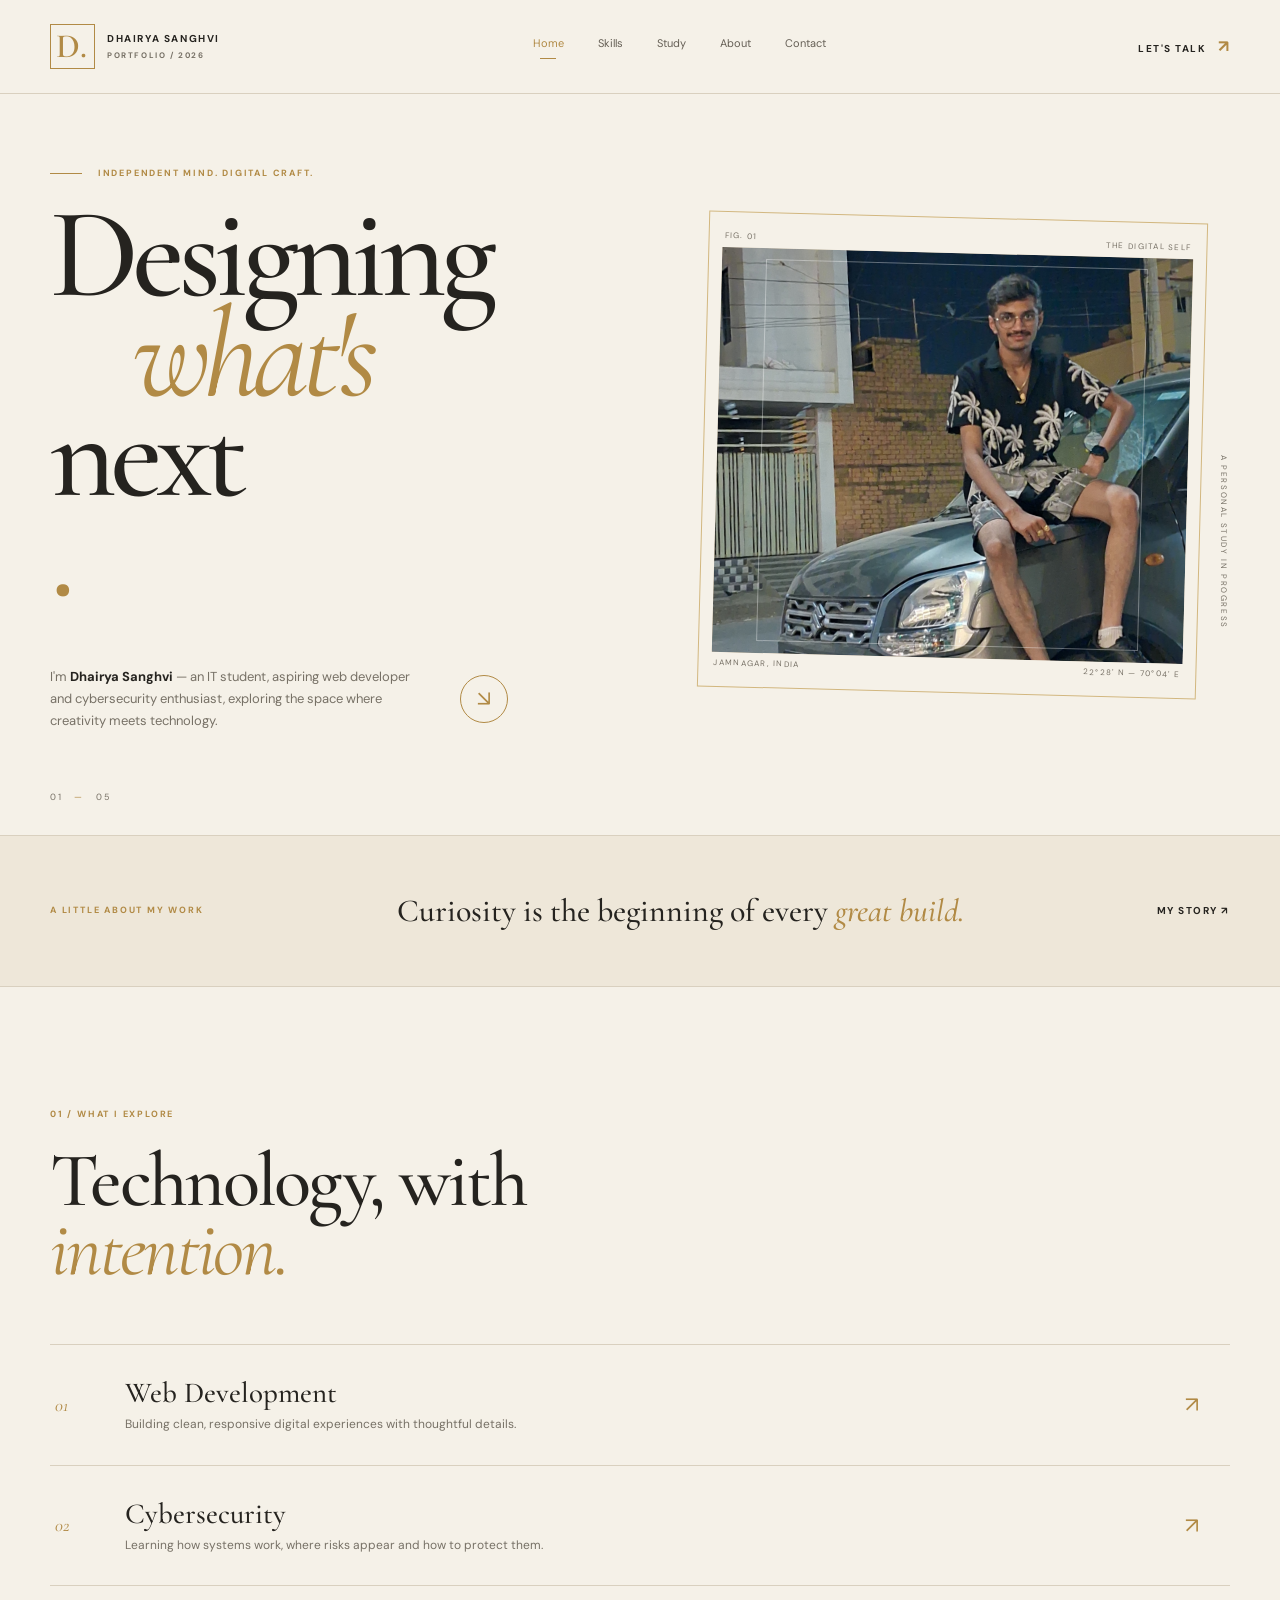
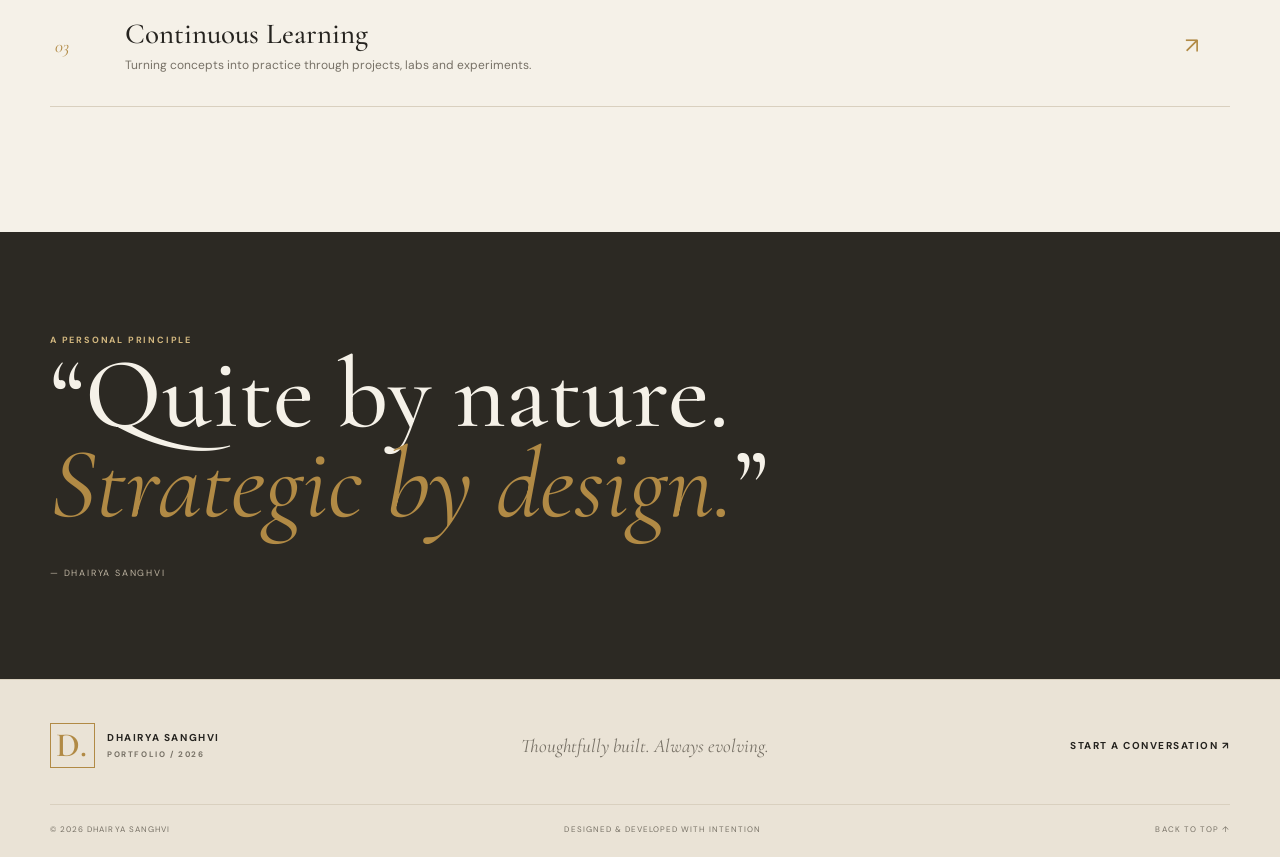
<file: index.html>
<!doctype html>
<html lang="en">
  <head>
    <meta charset="UTF-8" />
    <meta name="viewport" content="width=device-width, initial-scale=1.0" />
    <meta
      name="description"
      content="Dhairya Sanghvi — web developer and cybersecurity enthusiast."
    />
    <title>Dhairya Sanghvi — Digital Portfolio</title>
    <link rel="preconnect" href="https://fonts.googleapis.com" />
    <link rel="preconnect" href="https://fonts.gstatic.com" crossorigin />
    <link
      href="https://fonts.googleapis.com/css2?family=Cormorant+Garamond:wght@400;500;600;700&family=DM+Sans:wght@400;500;600;700&display=swap"
      rel="stylesheet"
    />
    <link rel="stylesheet" href="/style.css" />
    <script src="/script.js" defer></script>
  </head>
  <body>
    <div class="page-loader"><span>DS</span><i></i></div>
    <header class="site-header">
      <a class="brand" href="index.html"
        ><span class="brand-mark">D.</span
        ><span>DHAIRYA SANGHVI<small>PORTFOLIO / 2026</small></span></a
      >
      <button
        class="menu-toggle"
        aria-label="Open navigation"
        aria-expanded="false"
      >
        <span></span><span></span>
      </button>
      <nav class="main-nav">
        <a class="active" href="index.html">Home</a
        ><a href="skills.html">Skills</a><a href="study.html">Study</a
        ><a href="about.html">About</a><a href="contact.html">Contact</a>
      </nav>
      <a class="header-cta" href="contact.html">LET'S TALK <span>↗</span></a>
    </header>
    <main>
      <section class="hero section-wrap">
        <div class="hero-copy">
          <p class="eyebrow reveal">
            <span class="eyebrow-line"></span> INDEPENDENT MIND. DIGITAL CRAFT.
          </p>
          <h1 class="hero-title">
            <span class="reveal">Designing</span><em class="reveal">what's</em
            ><span class="reveal">next<span class="gold-dot">.</span></span>
          </h1>
          <div class="hero-bottom reveal">
            <p class="hero-description">
              I'm <strong>Dhairya Sanghvi</strong> — an IT student, aspiring web
              developer and cybersecurity enthusiast, exploring the space where
              creativity meets technology.
            </p>
            <a
              class="round-link"
              href="about.html"
              aria-label="Discover my story"
              >↘</a
            >
          </div>
        </div>
        <div class="hero-visual reveal">
          <div class="visual-frame">
            <div class="visual-top">
              <span>FIG. 01</span><span>THE DIGITAL SELF</span>
            </div>
            <div class="portrait-placeholder">
              <img
                src="/dhairya.heic"
                alt="Portrait of Dhairya Sanghvi"
              />
              
            </div>
            <div class="visual-bottom">
              <span>JAMNAGAR, INDIA</span><span>22°28' N — 70°04' E</span>
            </div>
          </div>
          <span class="vertical-note">A PERSONAL STUDY IN PROGRESS</span>
        </div>
        <div class="hero-index">01 <span>—</span> 05</div>
      </section>
      <section class="intro-strip">
        <div class="section-wrap strip-inner">
          <span class="eyebrow">A LITTLE ABOUT MY WORK</span>
          <p>Curiosity is the beginning of every <em>great build.</em></p>
          <a href="about.html" class="text-link">MY STORY ↗</a>
        </div>
      </section>
      <section class="section-wrap home-focus">
        <div class="section-heading reveal">
          <p class="eyebrow">01 / WHAT I EXPLORE</p>
          <h2>Technology, with<br /><em>intention.</em></h2>
        </div>
        <div class="focus-grid">
          <a class="focus-item reveal" href="skills.html"
            ><span class="item-no">01</span>
            <div>
              <h3>Web Development</h3>
              <p>
                Building clean, responsive digital experiences with thoughtful
                details.
              </p>
            </div>
            <span class="item-arrow">↗</span></a
          >
          <a class="focus-item reveal" href="skills.html"
            ><span class="item-no">02</span>
            <div>
              <h3>Cybersecurity</h3>
              <p>
                Learning how systems work, where risks appear and how to protect
                them.
              </p>
            </div>
            <span class="item-arrow">↗</span></a
          >
          <a class="focus-item reveal" href="study.html"
            ><span class="item-no">03</span>
            <div>
              <h3>Continuous Learning</h3>
              <p>
                Turning concepts into practice through projects, labs and
                experiments.
              </p>
            </div>
            <span class="item-arrow">↗</span></a
          >
        </div>
      </section>
      <section class="quote-band">
        <div class="section-wrap reveal">
          <span class="eyebrow">A PERSONAL PRINCIPLE</span>
          <p>“Quite by nature.<br /><em>Strategic by design.</em>”</p>
          <span class="quote-credit">— DHAIRYA SANGHVI</span>
        </div>
      </section>
    </main>
    <footer class="site-footer">
      <div class="section-wrap footer-top">
        <a class="brand" href="index.html"
          ><span class="brand-mark">D.</span
          ><span>DHAIRYA SANGHVI<small>PORTFOLIO / 2026</small></span></a
        >
        <p>Thoughtfully built. Always evolving.</p>
        <a class="text-link" href="contact.html">START A CONVERSATION ↗</a>
      </div>
      <div class="section-wrap footer-bottom">
        <span>© <span data-year>2026</span> DHAIRYA SANGHVI</span
        ><span>DESIGNED & DEVELOPED WITH INTENTION</span
        ><a href="#top">BACK TO TOP ↑</a>
      </div>
    </footer>
  </body>
</html>
</file>
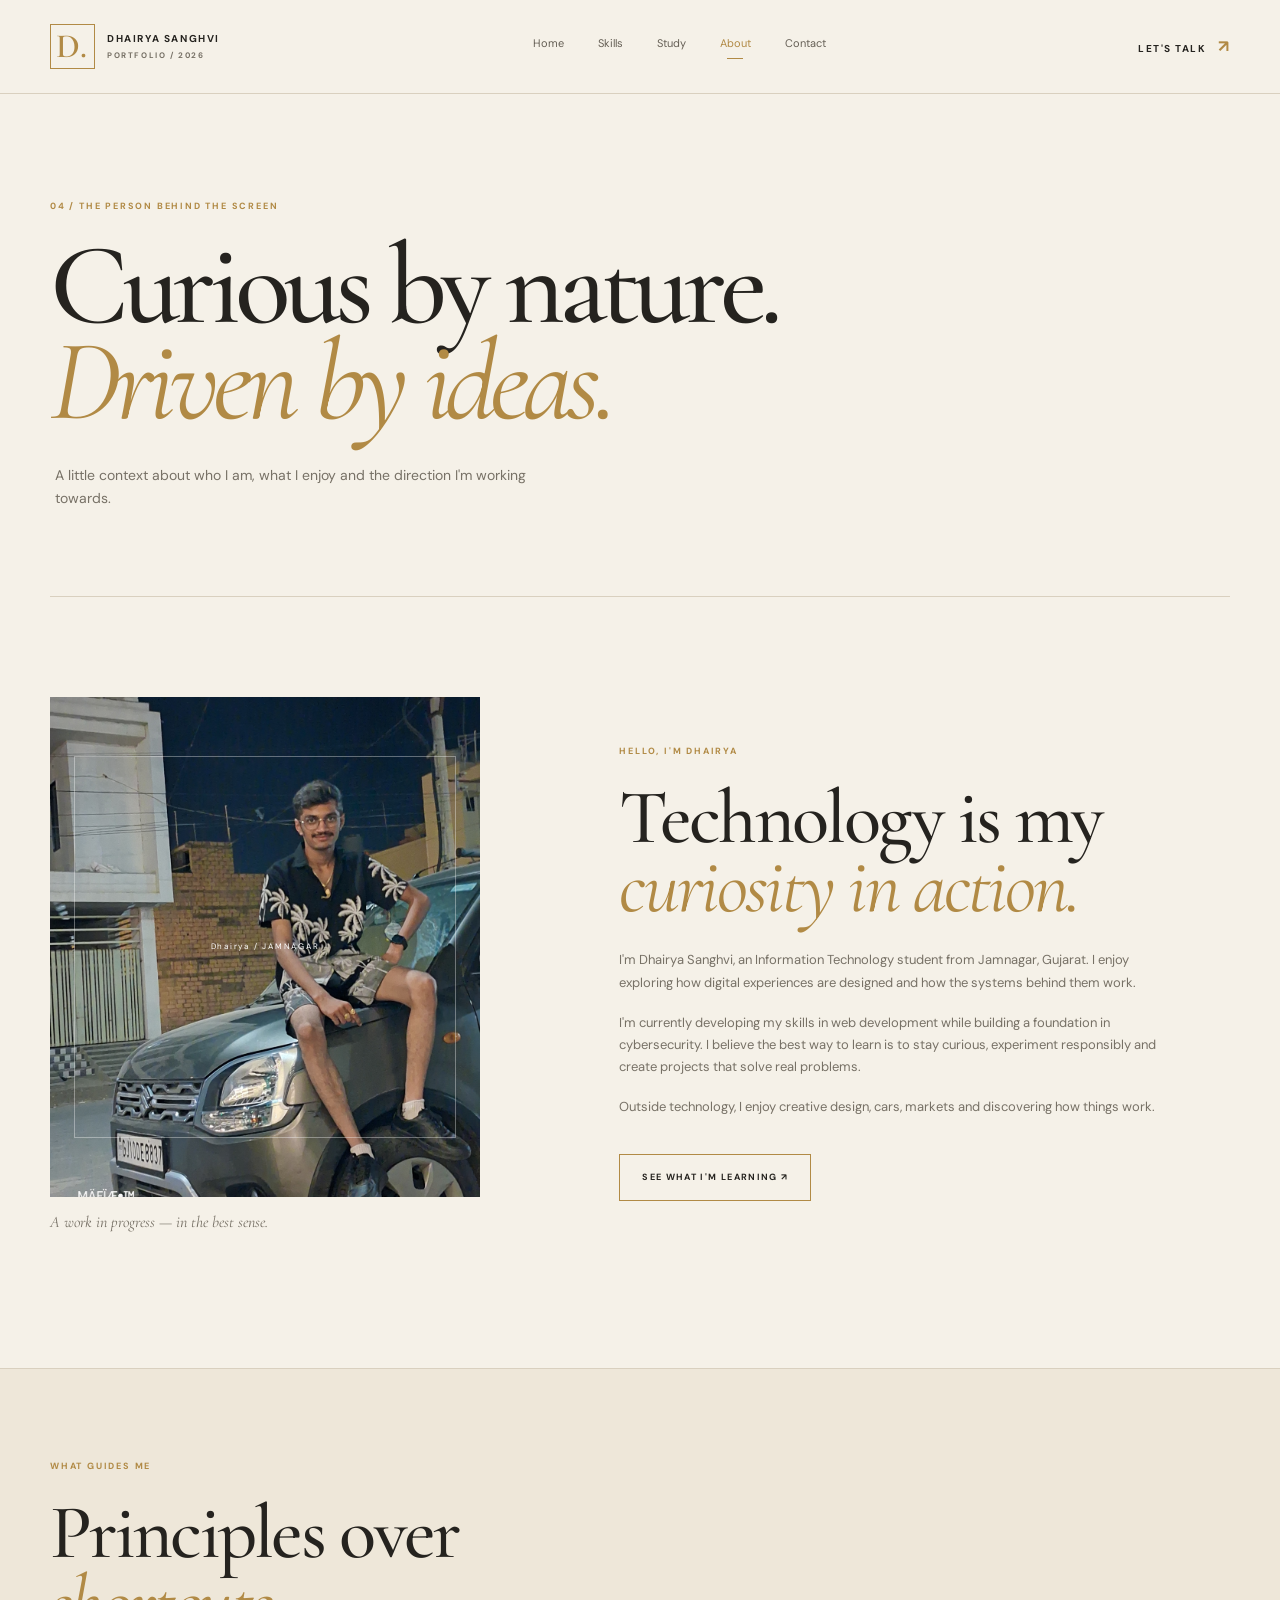
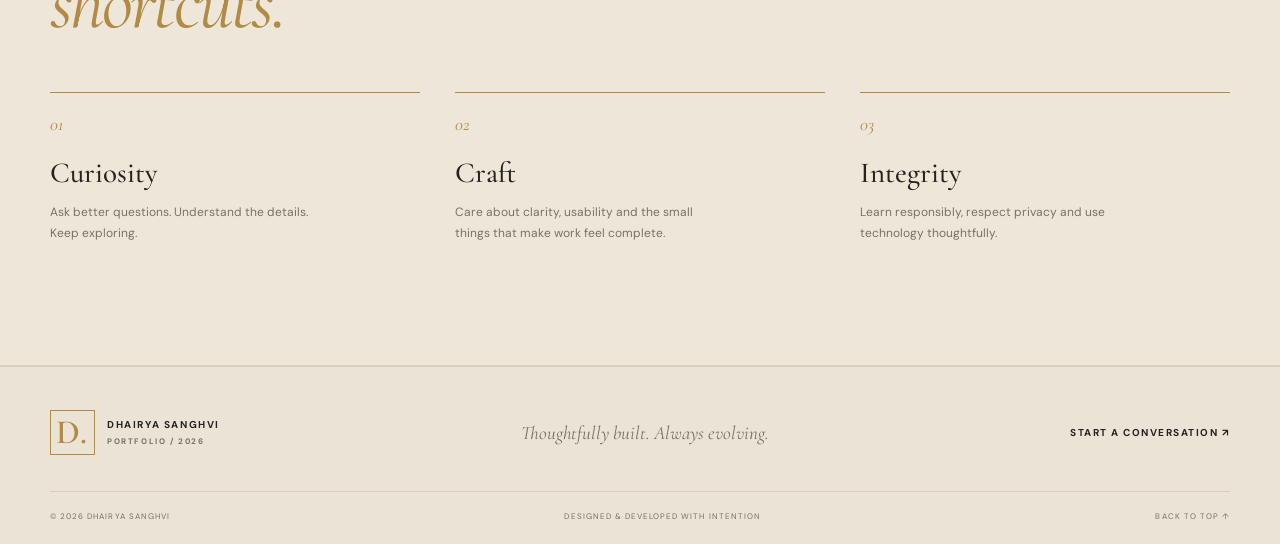
<file: about.html>
<!doctype html>
<html lang="en">
  <head>
    <meta charset="UTF-8" />
    <meta name="viewport" content="width=device-width, initial-scale=1.0" />
    <title>About — Dhairya Sanghvi</title>
    <link rel="preconnect" href="https://fonts.googleapis.com" />
    <link
      href="https://fonts.googleapis.com/css2?family=Cormorant+Garamond:wght@400;500;600;700&family=DM+Sans:wght@400;500;600;700&display=swap"
      rel="stylesheet"
    />
    <link rel="stylesheet" href="/style.css" />
    <script src="/script.js" defer></script>
  </head>
  <body>
    <header class="site-header">
      <a class="brand" href="index.html"
        ><span class="brand-mark">D.</span
        ><span>DHAIRYA SANGHVI<small>PORTFOLIO / 2026</small></span></a
      ><button
        class="menu-toggle"
        aria-label="Open navigation"
        aria-expanded="false"
      >
        <span></span><span></span>
      </button>
      <nav class="main-nav">
        <a href="index.html">Home</a><a href="skills.html">Skills</a
        ><a href="study.html">Study</a
        ><a class="active" href="about.html">About</a
        ><a href="contact.html">Contact</a>
      </nav>
      <a class="header-cta" href="contact.html">LET'S TALK <span>↗</span></a>
    </header>
    <main>
      <section class="page-hero section-wrap">
        <p class="eyebrow reveal">04 / THE PERSON BEHIND THE SCREEN</p>
        <h1 class="page-title reveal">
          Curious by nature.<br /><em>Driven by ideas.</em>
        </h1>
        <p class="page-lead reveal">
          A little context about who I am, what I enjoy and the direction I'm
          working towards.
        </p>
      </section>
      <section class="section-wrap about-layout">
        <div class="about-image reveal">
          <div class="portrait-placeholder about-portrait">
            <img
              src="/dhairya.heic"
              alt="Portrait of Dhairya Sanghvi"
            /><span>Dhairya / JAMNAGAR</span>
          </div>
          <p class="image-caption">A work in progress — in the best sense.</p>
        </div>
        <div class="about-copy reveal">
          <p class="eyebrow">HELLO, I'M DHAIRYA</p>
          <h2>Technology is my<br /><em>curiosity in action.</em></h2>
          <p>
            I'm Dhairya Sanghvi, an Information Technology student from
            Jamnagar, Gujarat. I enjoy exploring how digital experiences are
            designed and how the systems behind them work.
          </p>
          <p>
            I'm currently developing my skills in web development while building
            a foundation in cybersecurity. I believe the best way to learn is to
            stay curious, experiment responsibly and create projects that solve
            real problems.
          </p>
          <p>
            Outside technology, I enjoy creative design, cars, markets and
            discovering how things work.
          </p>
          <a class="button-link" href="skills.html">SEE WHAT I'M LEARNING ↗</a>
        </div>
      </section>
      <section class="values-section">
        <div class="section-wrap">
          <div class="section-heading reveal">
            <p class="eyebrow">WHAT GUIDES ME</p>
            <h2>Principles over<br /><em>shortcuts.</em></h2>
          </div>
          <div class="values-grid">
            <article class="value-card reveal">
              <span>01</span>
              <h3>Curiosity</h3>
              <p>
                Ask better questions. Understand the details. Keep exploring.
              </p>
            </article>
            <article class="value-card reveal">
              <span>02</span>
              <h3>Craft</h3>
              <p>
                Care about clarity, usability and the small things that make
                work feel complete.
              </p>
            </article>
            <article class="value-card reveal">
              <span>03</span>
              <h3>Integrity</h3>
              <p>
                Learn responsibly, respect privacy and use technology
                thoughtfully.
              </p>
            </article>
          </div>
        </div>
      </section>
    </main>
    <footer class="site-footer">
      <div class="section-wrap footer-top">
        <a class="brand" href="index.html"
          ><span class="brand-mark">D.</span
          ><span>DHAIRYA SANGHVI<small>PORTFOLIO / 2026</small></span></a
        >
        <p>Thoughtfully built. Always evolving.</p>
        <a class="text-link" href="contact.html">START A CONVERSATION ↗</a>
      </div>
      <div class="section-wrap footer-bottom">
        <span>© <span data-year>2026</span> DHAIRYA SANGHVI</span
        ><span>DESIGNED & DEVELOPED WITH INTENTION</span
        ><a href="#">BACK TO TOP ↑</a>
      </div>
    </footer>
  </body>
</html>
</file>
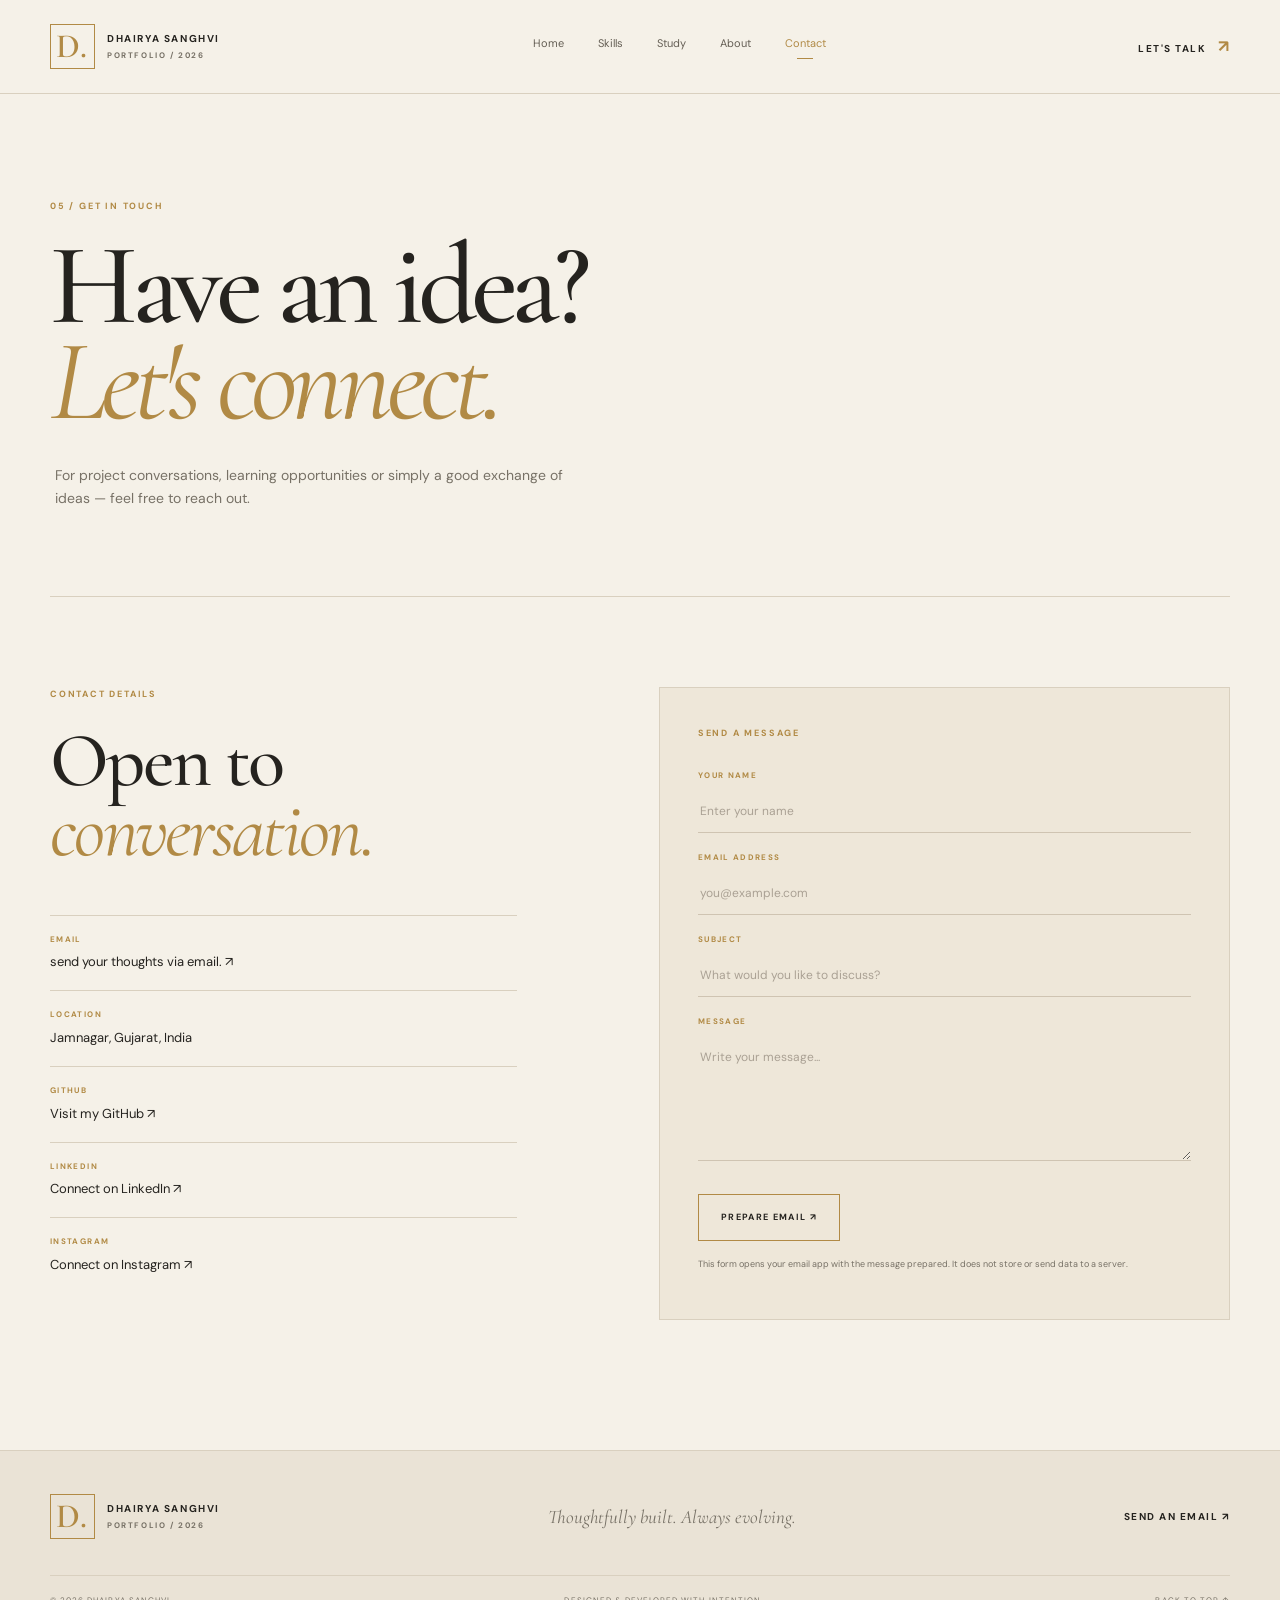
<file: contact.html>
<!doctype html>
<html lang="en">
  <head>
    <meta charset="UTF-8" />
    <meta name="viewport" content="width=device-width, initial-scale=1.0" />
    <title>Contact — Dhairya Sanghvi</title>
    <link rel="preconnect" href="https://fonts.googleapis.com" />
    <link
      href="https://fonts.googleapis.com/css2?family=Cormorant+Garamond:wght@400;500;600;700&family=DM+Sans:wght@400;500;600;700&display=swap"
      rel="stylesheet"
    />
    <link rel="stylesheet" href="/style.css" />
    <script src="/script.js" defer></script>
  </head>
  <body>
    <header class="site-header">
      <a class="brand" href="index.html"
        ><span class="brand-mark">D.</span
        ><span>DHAIRYA SANGHVI<small>PORTFOLIO / 2026</small></span></a
      ><button
        class="menu-toggle"
        aria-label="Open navigation"
        aria-expanded="false"
      >
        <span></span><span></span>
      </button>
      <nav class="main-nav">
        <a href="index.html">Home</a><a href="skills.html">Skills</a
        ><a href="study.html">Study</a><a href="about.html">About</a
        ><a class="active" href="contact.html">Contact</a>
      </nav>
      <a class="header-cta" href="contact.html">LET'S TALK <span>↗</span></a>
    </header>
    <main>
      <section class="page-hero section-wrap">
        <p class="eyebrow reveal">05 / GET IN TOUCH</p>
        <h1 class="page-title reveal">
          Have an idea?<br /><em>Let's connect.</em>
        </h1>
        <p class="page-lead reveal">
          For project conversations, learning opportunities or simply a good
          exchange of ideas — feel free to reach out.
        </p>
      </section>
      <section class="section-wrap contact-layout">
        <div class="contact-details reveal">
          <p class="eyebrow">CONTACT DETAILS</p>
          <h2>Open to<br /><em>conversation.</em></h2>
          <div class="contact-line">
            <span>EMAIL</span
            ><a href="mailto:kaku23012009@gmail.com"
              >send your thoughts via email. ↗</a
            >
          </div>
          <div class="contact-line">
            <span>LOCATION</span>
            <p>Jamnagar, Gujarat, India</p>
          </div>
          <div class="contact-line">
            <span>GITHUB</span
            ><a href="https://github.com/" target="_blank" rel="noopener"
              >Visit my GitHub ↗</a
            >
          </div>
          <div class="contact-line">
            <span>LINKEDIN</span
            ><a href="https://www.linkedin.com/in/dhairya-sanghvi-ab1aa63b0/" target="_blank" rel="noopener"
              >Connect on LinkedIn ↗</a
            >
          </div>
          <div class="contact-line">
            <span>INSTAGRAM</span
            ><a href="https://www.instagram.com/____.dhairya.23/" target="_blank" rel="noopener"
              >Connect on Instagram ↗</a
            >
          </div>
        </div>
        <form class="contact-form reveal" id="contactForm">
          <p class="eyebrow">SEND A MESSAGE</p>
          <label for="name">YOUR NAME</label
          ><input
            id="name"
            name="name"
            type="text"
            placeholder="Enter your name"
            required
          /><label for="email">EMAIL ADDRESS</label
          ><input
            id="email"
            name="email"
            type="email"
            placeholder="you@example.com"
            required
          /><label for="subject">SUBJECT</label
          ><input
            id="subject"
            name="subject"
            type="text"
            placeholder="What would you like to discuss?"
            required
          /><label for="message">MESSAGE</label
          ><textarea
            id="message"
            name="message"
            rows="5"
            placeholder="Write your message..."
            required
          ></textarea
          ><button class="button-link submit-button" type="submit">
            PREPARE EMAIL ↗
          </button>
          <p class="form-note" id="formNote">
            This form opens your email app with the message prepared. It does
            not store or send data to a server.
          </p>
        </form>
      </section>
    </main>
    <footer class="site-footer">
      <div class="section-wrap footer-top">
        <a class="brand" href="index.html"
          ><span class="brand-mark">D.</span
          ><span>DHAIRYA SANGHVI<small>PORTFOLIO / 2026</small></span></a
        >
        <p>Thoughtfully built. Always evolving.</p>
        <a class="text-link" href="mailto:kaku23012009@gmail.com"
          >SEND AN EMAIL ↗</a
        >
      </div>
      <div class="section-wrap footer-bottom">
        <span>© <span data-year>2026</span> DHAIRYA SANGHVI</span
        ><span>DESIGNED & DEVELOPED WITH INTENTION</span
        ><a href="#">BACK TO TOP ↑</a>
      </div>
    </footer>
  </body>
</html>
</file>
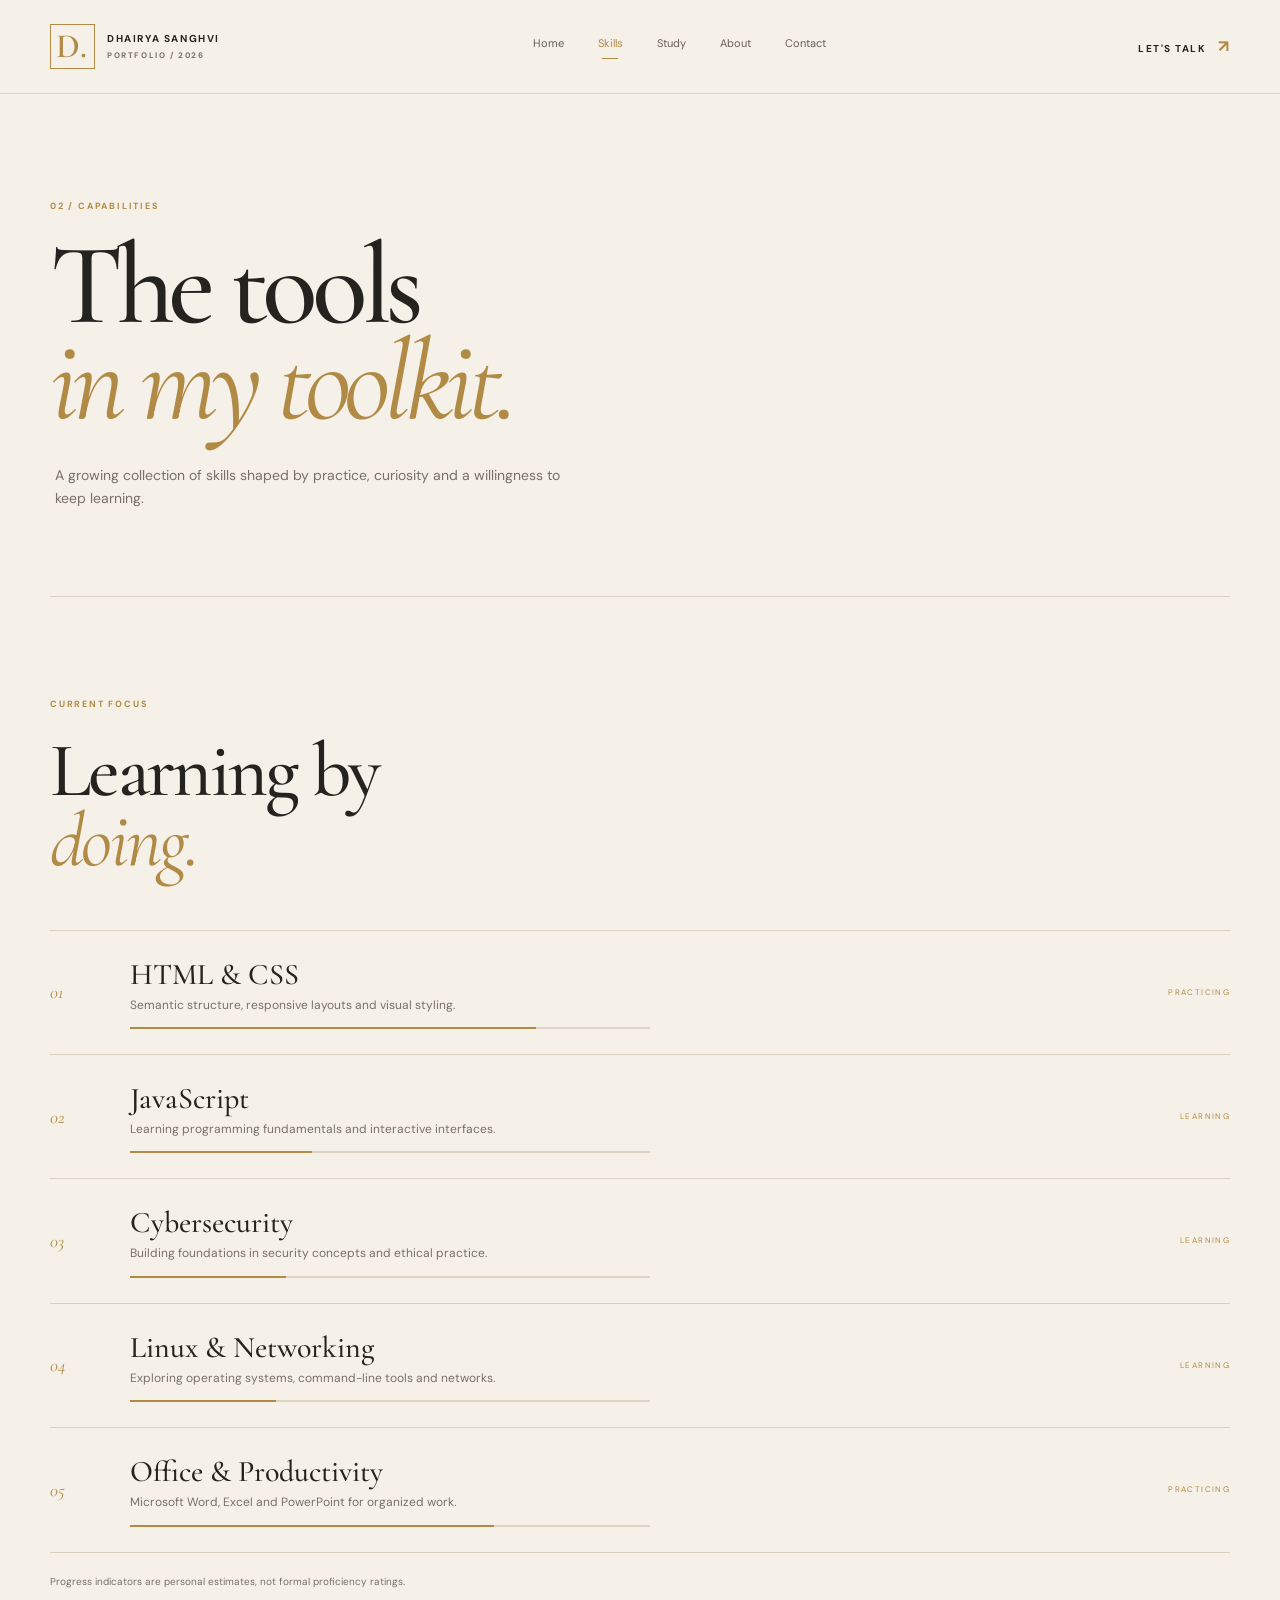
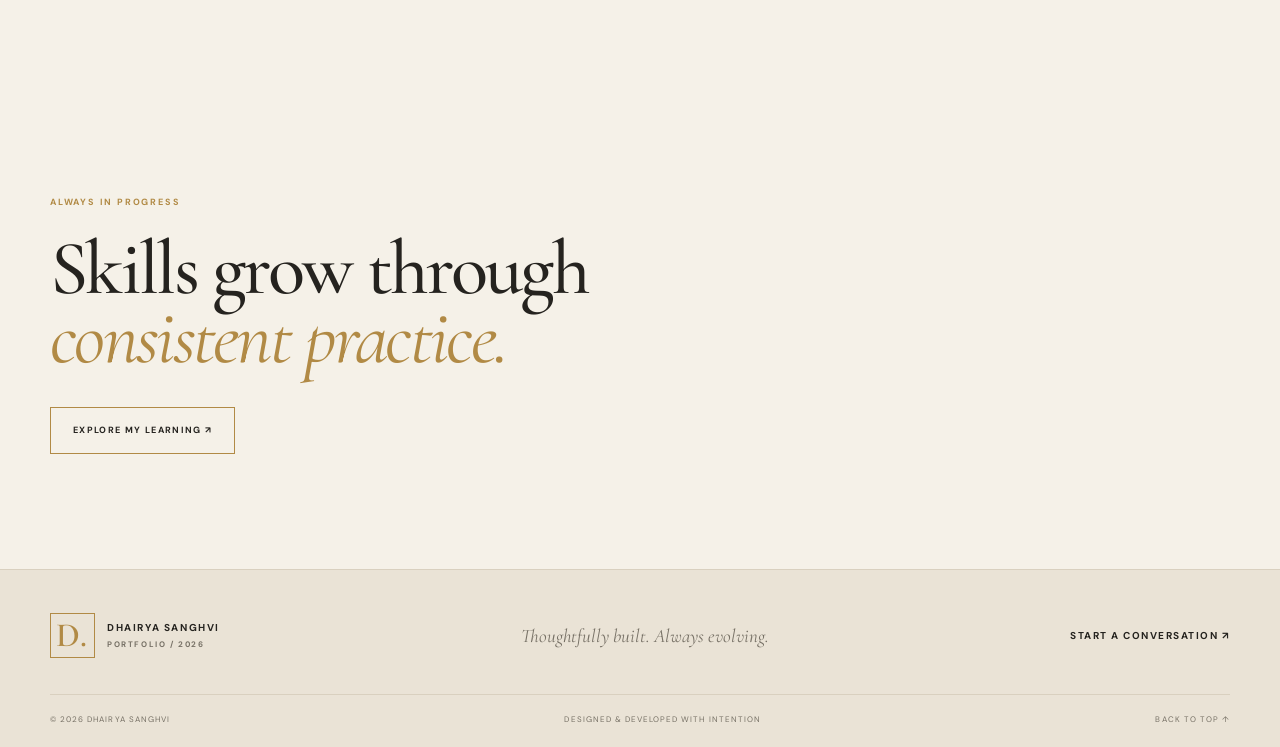
<file: skills.html>
<!doctype html>
<html lang="en">
  <head>
    <meta charset="UTF-8" />
    <meta name="viewport" content="width=device-width, initial-scale=1.0" />
    <title>Skills — Dhairya Sanghvi</title>
    <link rel="preconnect" href="https://fonts.googleapis.com" />
    <link
      href="https://fonts.googleapis.com/css2?family=Cormorant+Garamond:wght@400;500;600;700&family=DM+Sans:wght@400;500;600;700&display=swap"
      rel="stylesheet"
    />
    <link rel="stylesheet" href="/style.css" />
    <script src="/script.js" defer></script>
  </head>
  <body>
    <header class="site-header">
      <a class="brand" href="index.html"
        ><span class="brand-mark">D.</span
        ><span>DHAIRYA SANGHVI<small>PORTFOLIO / 2026</small></span></a
      ><button
        class="menu-toggle"
        aria-label="Open navigation"
        aria-expanded="false"
      >
        <span></span><span></span>
      </button>
      <nav class="main-nav">
        <a href="index.html">Home</a
        ><a class="active" href="skills.html">Skills</a
        ><a href="study.html">Study</a><a href="about.html">About</a
        ><a href="contact.html">Contact</a>
      </nav>
      <a class="header-cta" href="contact.html">LET'S TALK <span>↗</span></a>
    </header>
    <main>
      <section class="page-hero section-wrap">
        <p class="eyebrow reveal">02 / CAPABILITIES</p>
        <h1 class="page-title reveal">
          The tools<br /><em>in my toolkit.</em>
        </h1>
        <p class="page-lead reveal">
          A growing collection of skills shaped by practice, curiosity and a
          willingness to keep learning.
        </p>
      </section>
      <section class="section-wrap skill-section">
        <div class="section-heading reveal">
          <p class="eyebrow">CURRENT FOCUS</p>
          <h2>Learning by<br /><em>doing.</em></h2>
        </div>
        <div class="skill-list">
          <div class="skill-row reveal">
            <span class="skill-number">01</span>
            <div class="skill-main">
              <h3>HTML & CSS</h3>
              <p>Semantic structure, responsive layouts and visual styling.</p>
              <div class="skill-track"><span style="--level: 78%"></span></div>
            </div>
            <span class="skill-state">PRACTICING</span>
          </div>
          <div class="skill-row reveal">
            <span class="skill-number">02</span>
            <div class="skill-main">
              <h3>JavaScript</h3>
              <p>
                Learning programming fundamentals and interactive interfaces.
              </p>
              <div class="skill-track"><span style="--level: 35%"></span></div>
            </div>
            <span class="skill-state">LEARNING</span>
          </div>
          <div class="skill-row reveal">
            <span class="skill-number">03</span>
            <div class="skill-main">
              <h3>Cybersecurity</h3>
              <p>
                Building foundations in security concepts and ethical practice.
              </p>
              <div class="skill-track"><span style="--level: 30%"></span></div>
            </div>
            <span class="skill-state">LEARNING</span>
          </div>
          <div class="skill-row reveal">
            <span class="skill-number">04</span>
            <div class="skill-main">
              <h3>Linux & Networking</h3>
              <p>
                Exploring operating systems, command-line tools and networks.
              </p>
              <div class="skill-track"><span style="--level: 28%"></span></div>
            </div>
            <span class="skill-state">LEARNING</span>
          </div>
          <div class="skill-row reveal">
            <span class="skill-number">05</span>
            <div class="skill-main">
              <h3>Office & Productivity</h3>
              <p>Microsoft Word, Excel and PowerPoint for organized work.</p>
              <div class="skill-track"><span style="--level: 70%"></span></div>
            </div>
            <span class="skill-state">PRACTICING</span>
          </div>
        </div>
        <p class="fine-print">
          Progress indicators are personal estimates, not formal proficiency
          ratings.
        </p>
      </section>
      <section class="closing-cta section-wrap reveal">
        <p class="eyebrow">ALWAYS IN PROGRESS</p>
        <h2>Skills grow through<br /><em>consistent practice.</em></h2>
        <a class="button-link" href="study.html">EXPLORE MY LEARNING ↗</a>
      </section>
    </main>
    <footer class="site-footer">
      <div class="section-wrap footer-top">
        <a class="brand" href="index.html"
          ><span class="brand-mark">D.</span
          ><span>DHAIRYA SANGHVI<small>PORTFOLIO / 2026</small></span></a
        >
        <p>Thoughtfully built. Always evolving.</p>
        <a class="text-link" href="contact.html">START A CONVERSATION ↗</a>
      </div>
      <div class="section-wrap footer-bottom">
        <span>© <span data-year>2026</span> DHAIRYA SANGHVI</span
        ><span>DESIGNED & DEVELOPED WITH INTENTION</span
        ><a href="#">BACK TO TOP ↑</a>
      </div>
    </footer>
  </body>
</html>
</file>
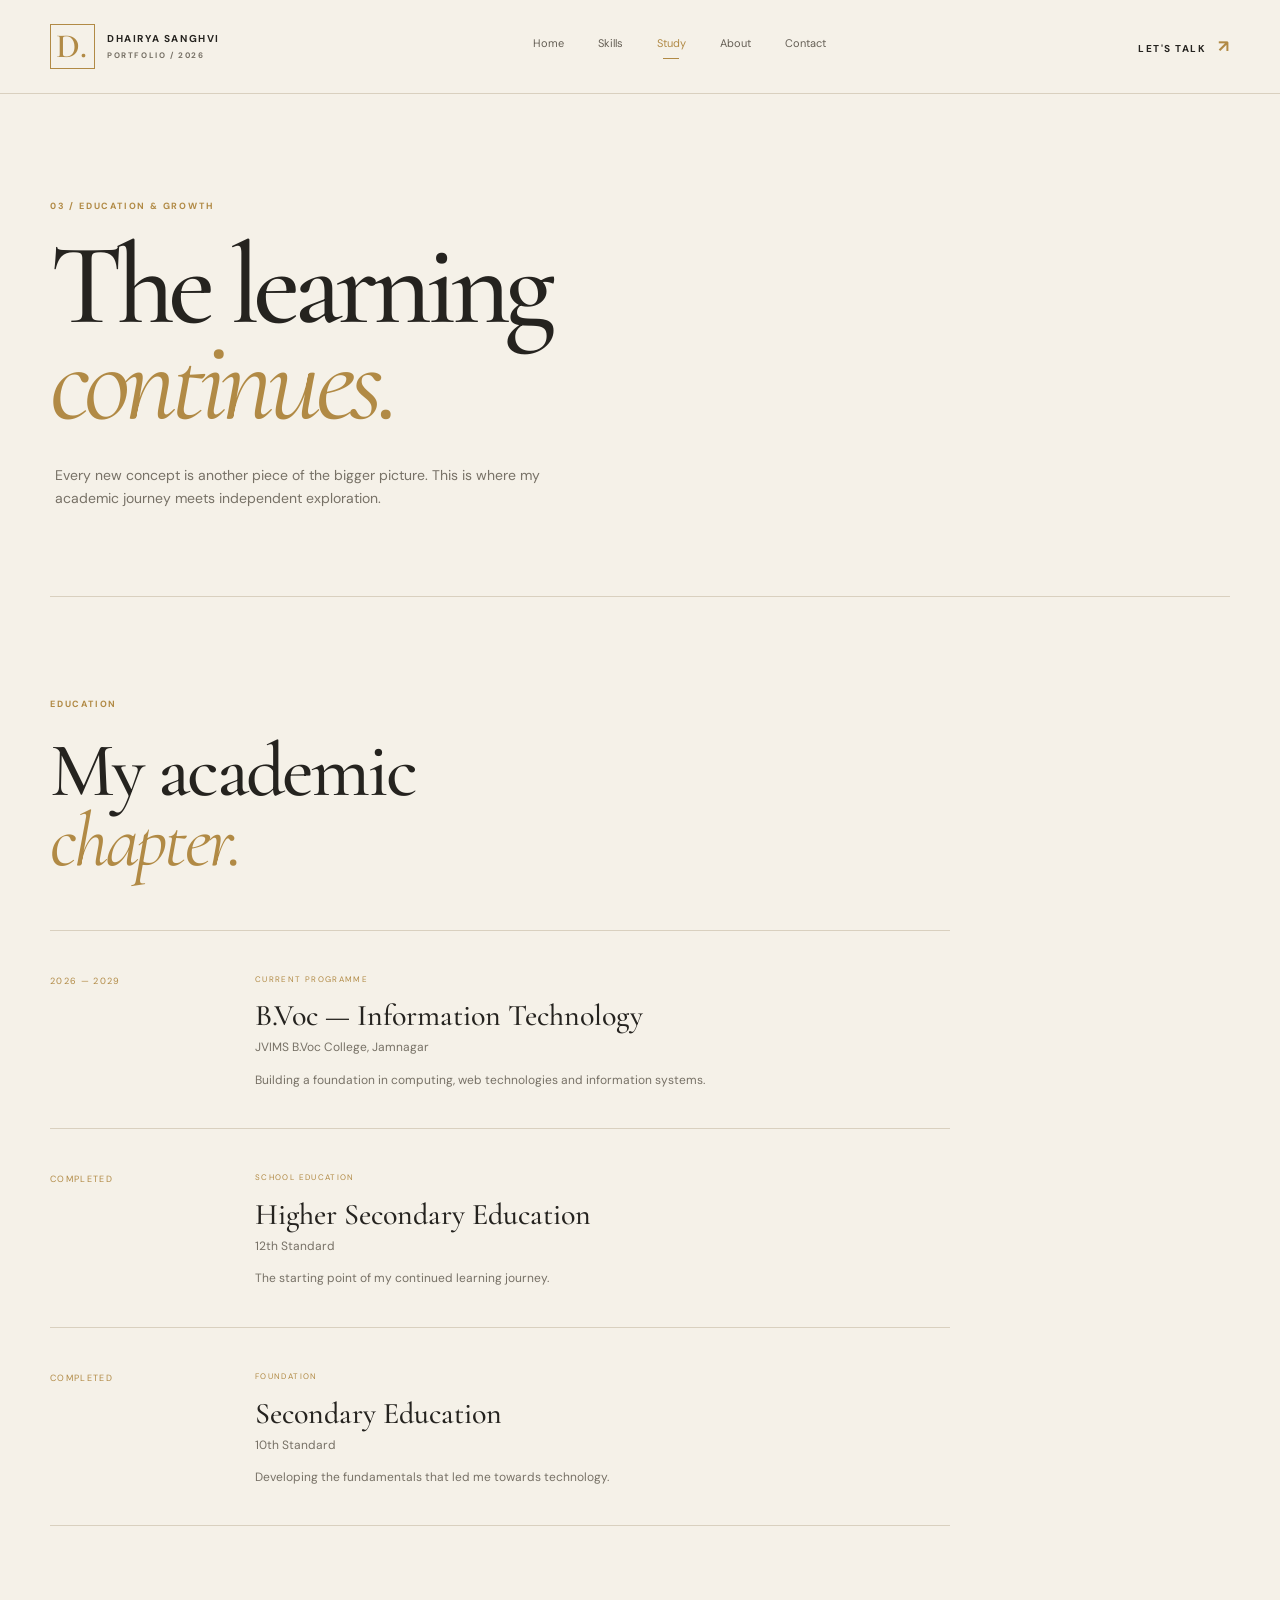
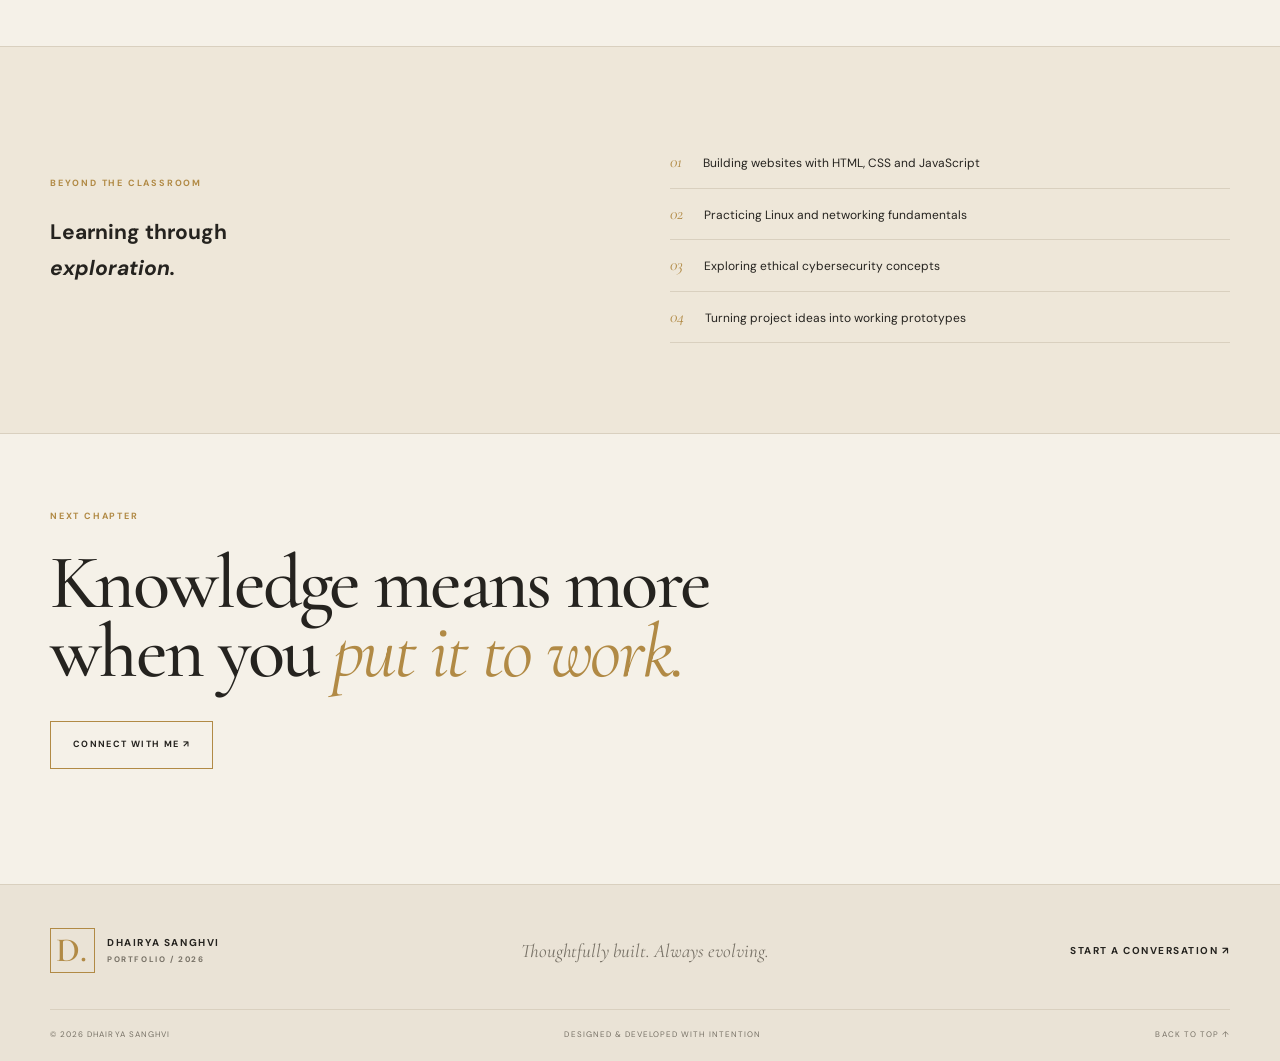
<file: study.html>
<!doctype html>
<html lang="en">
  <head>
    <meta charset="UTF-8" />
    <meta name="viewport" content="width=device-width, initial-scale=1.0" />
    <title>Study — Dhairya Sanghvi</title>
    <link rel="preconnect" href="https://fonts.googleapis.com" />
    <link
      href="https://fonts.googleapis.com/css2?family=Cormorant+Garamond:wght@400;500;600;700&family=DM+Sans:wght@400;500;600;700&display=swap"
      rel="stylesheet"
    />
    <link rel="stylesheet" href="/style.css" />
    <script src="/script.js" defer></script>
  </head>
  <body>
    <header class="site-header">
      <a class="brand" href="index.html"
        ><span class="brand-mark">D.</span
        ><span>DHAIRYA SANGHVI<small>PORTFOLIO / 2026</small></span></a
      ><button
        class="menu-toggle"
        aria-label="Open navigation"
        aria-expanded="false"
      >
        <span></span><span></span>
      </button>
      <nav class="main-nav">
        <a href="index.html">Home</a><a href="skills.html">Skills</a
        ><a class="active" href="study.html">Study</a
        ><a href="about.html">About</a><a href="contact.html">Contact</a>
      </nav>
      <a class="header-cta" href="contact.html">LET'S TALK <span>↗</span></a>
    </header>
    <main>
      <section class="page-hero section-wrap">
        <p class="eyebrow reveal">03 / EDUCATION & GROWTH</p>
        <h1 class="page-title reveal">The learning<br /><em>continues.</em></h1>
        <p class="page-lead reveal">
          Every new concept is another piece of the bigger picture. This is
          where my academic journey meets independent exploration.
        </p>
      </section>
      <section class="section-wrap timeline-section">
        <div class="section-heading reveal">
          <p class="eyebrow">EDUCATION</p>
          <h2>My academic<br /><em>chapter.</em></h2>
        </div>
        <div class="timeline">
          <article class="timeline-entry reveal">
            <span class="timeline-date">2026 — 2029</span>
            <div>
              <span class="tiny-label">CURRENT PROGRAMME</span>
              <h3>B.Voc — Information Technology</h3>
              <p>JVIMS B.Voc College, Jamnagar</p>
              <p class="muted">
                Building a foundation in computing, web technologies and
                information systems.
              </p>
            </div>
          </article>
          <article class="timeline-entry reveal">
            <span class="timeline-date">COMPLETED</span>
            <div>
              <span class="tiny-label">SCHOOL EDUCATION</span>
              <h3>Higher Secondary Education</h3>
              <p>12th Standard</p>
              <p class="muted">
                The starting point of my continued learning journey.
              </p>
            </div>
          </article>
          <article class="timeline-entry reveal">
            <span class="timeline-date">COMPLETED</span>
            <div>
              <span class="tiny-label">FOUNDATION</span>
              <h3>Secondary Education</h3>
              <p>10th Standard</p>
              <p class="muted">
                Developing the fundamentals that led me towards technology.
              </p>
            </div>
          </article>
        </div>
      </section>
      <section class="learning-panel">
        <div class="section-wrap panel-inner reveal">
          <div>
            <p class="eyebrow">BEYOND THE CLASSROOM</p>
            <h2>Learning through<br /><em>exploration.</em></h2>
          </div>
          <div class="learning-points">
            <p>
              <span>01</span> Building websites with HTML, CSS and JavaScript
            </p>
            <p><span>02</span> Practicing Linux and networking fundamentals</p>
            <p><span>03</span> Exploring ethical cybersecurity concepts</p>
            <p><span>04</span> Turning project ideas into working prototypes</p>
          </div>
        </div>
      </section>
      <section class="closing-cta section-wrap reveal">
        <p class="eyebrow">NEXT CHAPTER</p>
        <h2>Knowledge means more<br />when you <em>put it to work.</em></h2>
        <a class="button-link" href="contact.html">CONNECT WITH ME ↗</a>
      </section>
    </main>
    <footer class="site-footer">
      <div class="section-wrap footer-top">
        <a class="brand" href="index.html"
          ><span class="brand-mark">D.</span
          ><span>DHAIRYA SANGHVI<small>PORTFOLIO / 2026</small></span></a
        >
        <p>Thoughtfully built. Always evolving.</p>
        <a class="text-link" href="contact.html">START A CONVERSATION ↗</a>
      </div>
      <div class="section-wrap footer-bottom">
        <span>© <span data-year>2026</span> DHAIRYA SANGHVI</span
        ><span>DESIGNED & DEVELOPED WITH INTENTION</span
        ><a href="#">BACK TO TOP ↑</a>
      </div>
    </footer>
  </body>
</html>
</file>
<file: style.css>
@import url("https://fonts.googleapis.com/css2?family=Cormorant+Garamond:wght@400;500;600;700&family=DM+Sans:wght@400;500;600;700&display=swap");
:root {
  --paper: #f5f1e8;
  --paper-deep: #eee7d9;
  --ink: #25231f;
  --muted: #777166;
  --gold: #b18a45;
  --gold-light: #d2b77f;
  --line: #d9d0bf;
  --serif: "Cormorant Garamond", Georgia, serif;
  --sans: "DM Sans", Arial, sans-serif;
  --max: 1240px;
}
* {
  box-sizing: border-box;
}
html {
  scroll-behavior: smooth;
}
body {
  margin: 0;
  background: var(--paper);
  color: var(--ink);
  font-family: var(--sans);
  font-size: 14px;
  line-height: 1.7;
  overflow-x: hidden;
}
a {
  color: inherit;
  text-decoration: none;
}
button,
input,
textarea {
  font: inherit;
}
.section-wrap {
  width: min(var(--max), calc(100% - 100px));
  margin-inline: auto;
}
.site-header {
  height: 94px;
  padding: 0 max(50px, calc((100% - var(--max)) / 2));
  display: flex;
  align-items: center;
  justify-content: space-between;
  border-bottom: 1px solid var(--line);
  position: relative;
  z-index: 20;
  background: rgba(245, 241, 232, 0.94);
  backdrop-filter: blur(14px);
}
.brand {
  display: flex;
  align-items: center;
  gap: 12px;
  font-size: 10px;
  font-weight: 700;
  letter-spacing: 0.16em;
  line-height: 1.4;
}
.brand small {
  display: block;
  color: var(--muted);
  font-size: 8px;
  letter-spacing: 0.2em;
  margin-top: 4px;
}
.brand-mark {
  font: 600 34px var(--serif);
  color: var(--gold);
  border: 1px solid var(--gold);
  width: 45px;
  height: 45px;
  display: grid;
  place-items: center;
}
.main-nav {
  display: flex;
  gap: 34px;
}
.main-nav a {
  font-size: 11px;
  color: #655f55;
  transition: color 0.3s;
}
.main-nav a:hover,
.main-nav a.active {
  color: var(--gold);
}
.main-nav a.active:after {
  content: "";
  display: block;
  width: 16px;
  height: 1px;
  background: var(--gold);
  margin: 5px auto 0;
}
.header-cta,
.text-link {
  font-size: 10px;
  letter-spacing: 0.15em;
  font-weight: 700;
}
.header-cta span {
  color: var(--gold);
  font-size: 17px;
  margin-left: 8px;
}
.menu-toggle {
  display: none;
}
.hero {
  min-height: 650px;
  display: grid;
  grid-template-columns: 1.05fr 0.95fr;
  align-items: center;
  gap: 6%;
  padding-top: 72px;
  padding-bottom: 90px;
  position: relative;
}
.eyebrow {
  font-size: 9px;
  font-weight: 700;
  letter-spacing: 0.2em;
  color: var(--gold);
  margin: 0 0 24px;
}
.eyebrow-line {
  display: inline-block;
  width: 32px;
  height: 1px;
  background: var(--gold);
  vertical-align: middle;
  margin-right: 12px;
}
.hero-title,
.page-title {
  font: 500 clamp(76px, 10vw, 142px)/0.78 var(--serif);
  letter-spacing: -0.055em;
  margin: 0;
}
.hero-title span {
  display: block;
}
.hero-title em,
.page-title em,
.section-heading h2 em,
.quote-band em,
.closing-cta em,
.about-copy h2 em,
.contact-details h2 em {
  font-weight: 400;
  color: var(--gold);
  font-style: italic;
}
.hero-title em {
  margin-left: 14%;
}
.gold-dot {
  color: var(--gold);
}
.hero-bottom {
  display: flex;
  align-items: center;
  gap: 30px;
  margin-top: 48px;
  max-width: 470px;
}
.hero-description {
  font-size: 13px;
  color: var(--muted);
  max-width: 380px;
}
.hero-description strong {
  color: var(--ink);
}
.round-link {
  width: 48px;
  height: 48px;
  border: 1px solid var(--gold);
  border-radius: 50%;
  display: grid;
  place-items: center;
  color: var(--gold);
  font-size: 22px;
  flex: none;
  transition: 0.35s;
}
.round-link:hover {
  background: var(--gold);
  color: white;
  transform: rotate(45deg);
}
.hero-visual {
  position: relative;
  padding: 20px 28px 20px 0;
}
.visual-frame {
  border: 1px solid var(--gold-light);
  padding: 13px;
  transform: rotate(1.5deg);
  transition: transform 1s cubic-bezier(0.2, 0.8, 0.2, 1);
}
.visual-frame:hover {
  transform: rotate(0);
}
.visual-top,
.visual-bottom {
  display: flex;
  justify-content: space-between;
  color: var(--muted);
  font-size: 8px;
  letter-spacing: 0.16em;
  padding: 4px 2px;
}
.portrait-placeholder {
  min-height: 405px;
  background: linear-gradient(145deg, #d9cdb8, #b5a58b 48%, #e6dccb);
  display: flex;
  flex-direction: column;
  justify-content: center;
  align-items: center;
  position: relative;
  overflow: hidden;
}
.portrait-placeholder > img {
  position: absolute;
  inset: 0;
  width: 100%;
  height: 100%;
  object-fit: cover;
  object-position: center;
  z-index: 0;
}
.portrait-placeholder:before,
.portrait-placeholder:after {
  content: "";
  position: absolute;
  border: 1px solid rgba(255, 255, 255, 0.35);
  
  width: 290px;
  height: 290px;
}
.portrait-placeholder:after {
  width: 380px;
  height: 380px;
}
.portrait-initials {
  font: 500 140px/0.9 var(--serif);
  color: rgba(255, 255, 255, 0.76);
  z-index: 1;
}
.portrait-placeholder > span {
  font-size: 8px;
  letter-spacing: 0.22em;
  color: #fff;
  z-index: 1;
}
.vertical-note {
  position: absolute;
  right: 0;
  top: 50%;
  writing-mode: vertical-rl;
  font-size: 8px;
  letter-spacing: 0.2em;
  color: var(--muted);
}
.hero-index {
  position: absolute;
  bottom: 30px;
  left: 0;
  font-size: 9px;
  letter-spacing: 0.2em;
  color: var(--muted);
}
.hero-index span {
  color: var(--gold);
  padding: 0 8px;
}
.intro-strip {
  background: var(--paper-deep);
  border-block: 1px solid var(--line);
}
.strip-inner {
  min-height: 150px;
  display: flex;
  align-items: center;
  justify-content: space-between;
  gap: 30px;
}
.strip-inner .eyebrow {
  margin: 0;
}
.strip-inner p {
  font: 500 32px var(--serif);
  margin: 0;
}
.strip-inner p em {
  color: var(--gold);
}
.home-focus {
  padding-top: 120px;
  padding-bottom: 125px;
}
.section-heading h2,
.closing-cta h2,
.about-copy h2,
.contact-details h2 {
  font: 500 clamp(48px, 6vw, 78px)/0.9 var(--serif);
  letter-spacing: -0.035em;
  margin: 0;
}
.focus-grid {
  margin-top: 60px;
  border-top: 1px solid var(--line);
}
.focus-item {
  display: grid;
  grid-template-columns: 70px 1fr 40px;
  align-items: center;
  padding: 30px 5px;
  border-bottom: 1px solid var(--line);
  transition:
    padding 0.4s,
    background 0.4s;
}
.focus-item:hover {
  padding-inline: 20px;
  background: rgba(210, 183, 127, 0.1);
}
.item-no,
.skill-number {
  font: italic 18px var(--serif);
  color: var(--gold);
}
.focus-item h3,
.value-card h3 {
  font: 500 29px var(--serif);
  margin: 0 0 4px;
}
.focus-item p {
  color: var(--muted);
  font-size: 12px;
  margin: 0;
}
.item-arrow {
  font-size: 22px;
  color: var(--gold);
  transition: transform 0.3s;
}
.focus-item:hover .item-arrow {
  transform: translate(5px, -5px);
}
.quote-band {
  background: #2c2923;
  color: var(--paper);
  padding: 95px 0;
}
.quote-band .eyebrow {
  color: var(--gold-light);
}
.quote-band p {
  font: 500 clamp(52px, 8vw, 100px)/0.9 var(--serif);
  margin: 0 0 30px;
}
.quote-credit {
  font-size: 9px;
  letter-spacing: 0.2em;
  color: #bdb3a1;
}
.site-footer {
  background: #eae3d6;
  border-top: 1px solid var(--line);
  padding: 35px 0 20px;
}
.footer-top,
.footer-bottom {
  display: flex;
  align-items: center;
  justify-content: space-between;
  gap: 20px;
}
.footer-top p {
  color: var(--muted);
  font: italic 19px var(--serif);
}
.footer-bottom {
  border-top: 1px solid var(--line);
  margin-top: 28px;
  padding-top: 18px;
  font-size: 8px;
  letter-spacing: 0.13em;
  color: var(--muted);
}
.page-hero {
  padding-top: 105px;
  padding-bottom: 85px;
  border-bottom: 1px solid var(--line);
}
.page-title {
  font-size: clamp(68px, 9vw, 120px);
  line-height: 0.83;
}
.page-lead {
  max-width: 510px;
  margin: 34px 0 0 5px;
  color: var(--muted);
  font-size: 14px;
}
.skill-section,
.timeline-section {
  padding-top: 100px;
  padding-bottom: 120px;
}
.skill-section .section-heading,
.timeline-section .section-heading {
  margin-bottom: 55px;
}
.skill-list {
  border-top: 1px solid var(--line);
}
.skill-row {
  display: grid;
  grid-template-columns: 60px 1fr 110px;
  gap: 20px;
  align-items: center;
  padding: 25px 0;
  border-bottom: 1px solid var(--line);
}
.skill-main h3,
.timeline-entry h3 {
  font: 500 30px var(--serif);
  margin: 0;
}
.skill-main p,
.timeline-entry p {
  font-size: 12px;
  color: var(--muted);
  margin: 2px 0 12px;
}
.skill-track {
  height: 2px;
  background: #ddd4c4;
  max-width: 520px;
}
.skill-track span {
  display: block;
  width: var(--level);
  height: 100%;
  background: var(--gold);
  transform-origin: left;
  animation: growbar 1.5s ease both;
}
.skill-state,
.tiny-label {
  font-size: 8px;
  letter-spacing: 0.17em;
  color: var(--gold);
  text-align: right;
}
.fine-print {
  font-size: 10px;
  color: var(--muted);
  margin-top: 20px;
}
.closing-cta {
  padding-top: 75px;
  padding-bottom: 115px;
}
.closing-cta h2 {
  margin-bottom: 35px;
}
.button-link {
  display: inline-flex;
  align-items: center;
  justify-content: center;
  padding: 15px 22px;
  border: 1px solid var(--gold);
  background: transparent;
  color: var(--ink);
  font-size: 9px;
  letter-spacing: 0.15em;
  font-weight: 700;
  transition:
    background 0.3s,
    color 0.3s,
    transform 0.3s;
  cursor: pointer;
}
.button-link:hover {
  background: var(--gold);
  color: #fff;
  transform: translateY(-3px);
}
.timeline {
  border-top: 1px solid var(--line);
  max-width: 900px;
}
.timeline-entry {
  display: grid;
  grid-template-columns: 180px 1fr;
  gap: 25px;
  padding: 35px 0;
  border-bottom: 1px solid var(--line);
}
.timeline-date {
  font-size: 9px;
  letter-spacing: 0.15em;
  color: var(--gold);
  padding-top: 8px;
}
.timeline-entry h3 {
  margin: 8px 0 0;
}
.timeline-entry p {
  margin: 3px 0;
}
.timeline-entry .muted {
  margin-top: 12px;
}
.learning-panel {
  background: var(--paper-deep);
  padding: 90px 0;
  border-block: 1px solid var(--line);
}
.panel-inner {
  display: grid;
  grid-template-columns: 1fr 1fr;
  gap: 60px;
  align-items: center;
}
.learning-points p {
  border-bottom: 1px solid var(--line);
  padding: 14px 0;
  margin: 0;
  font-size: 12px;
}
.learning-points span {
  color: var(--gold);
  font: italic 17px var(--serif);
  margin-right: 18px;
}
.about-layout {
  display: grid;
  grid-template-columns: 0.85fr 1.15fr;
  gap: 10%;
  padding-top: 100px;
  padding-bottom: 120px;
  align-items: center;
}
.about-image {
  max-width: 430px;
}
.about-portrait {
  min-height: 500px;
}
.image-caption {
  font: italic 16px var(--serif);
  color: var(--muted);
  margin-top: 15px;
}
.about-copy h2,
.contact-details h2 {
  margin-bottom: 28px;
}
.about-copy > p:not(.eyebrow) {
  color: var(--muted);
  font-size: 13px;
  margin-bottom: 18px;
  max-width: 540px;
}
.about-copy .button-link {
  margin-top: 18px;
}
.values-section {
  background: var(--paper-deep);
  padding: 90px 0 110px;
  border-block: 1px solid var(--line);
}
.values-grid {
  display: grid;
  grid-template-columns: repeat(3, 1fr);
  gap: 35px;
  margin-top: 55px;
}
.value-card {
  border-top: 1px solid var(--gold);
  padding-top: 20px;
}
.value-card > span {
  font: italic 18px var(--serif);
  color: var(--gold);
}
.value-card h3 {
  margin-top: 18px;
}
.value-card p {
  font-size: 12px;
  color: var(--muted);
  max-width: 260px;
}
.contact-layout {
  display: grid;
  grid-template-columns: 0.9fr 1.1fr;
  gap: 12%;
  padding-top: 90px;
  padding-bottom: 130px;
}
.contact-details h2 {
  margin-bottom: 50px;
}
.contact-line {
  border-top: 1px solid var(--line);
  padding: 17px 0;
  display: flex;
  flex-direction: column;
  gap: 5px;
}
.contact-line span,
.contact-form label {
  font-size: 8px;
  letter-spacing: 0.17em;
  color: var(--gold);
  font-weight: 700;
}
.contact-line a,
.contact-line p {
  font-size: 13px;
  margin: 0;
}
.contact-line a:hover {
  color: var(--gold);
}
.contact-form {
  background: var(--paper-deep);
  padding: 38px;
  border: 1px solid var(--line);
}
.contact-form .eyebrow {
  margin-bottom: 28px;
}
.contact-form label {
  display: block;
  margin: 18px 0 7px;
}
.contact-form input,
.contact-form textarea {
  width: 100%;
  background: transparent;
  border: 0;
  border-bottom: 1px solid #cfc4b2;
  padding: 11px 2px;
  color: var(--ink);
  outline: none;
  font-size: 12px;
  resize: vertical;
}
.contact-form input:focus,
.contact-form textarea:focus {
  border-color: var(--gold);
}
.contact-form input::placeholder,
.contact-form textarea::placeholder {
  color: #aaa194;
}
.submit-button {
  margin-top: 25px;
}
.form-note {
  font-size: 9px;
  color: var(--muted);
  margin-top: 16px;
}
.page-loader {
  position: fixed;
  inset: 0;
  background: var(--paper);
  z-index: 100;
  display: grid;
  place-items: center;
  transition:
    opacity 0.7s,
    visibility 0.7s;
}
.page-loader span {
  font: 600 54px var(--serif);
  color: var(--gold);
}
.page-loader i {
  position: absolute;
  width: 70px;
  height: 1px;
  background: var(--gold);
  margin-top: 95px;
  transform-origin: left;
  animation: loaderline 1s ease-in-out infinite alternate;
}
.page-loader.done {
  opacity: 0;
  visibility: hidden;
}
.reveal {
  opacity: 0;
  transform: translateY(28px);
  transition:
    opacity 0.9s cubic-bezier(0.2, 0.7, 0.2, 1),
    transform 0.9s cubic-bezier(0.2, 0.7, 0.2, 1);
}
.reveal.visible {
  opacity: 1;
  transform: translateY(0);
}
@keyframes loaderline {
  to {
    transform: scaleX(1.8);
  }
}
@keyframes growbar {
  from {
    transform: scaleX(0);
  }
  to {
    transform: scaleX(1);
  }
}
@media (max-width: 900px) {
  .section-wrap {
    width: calc(100% - 48px);
  }
  .site-header {
    padding: 0 24px;
    height: 78px;
  }
  .main-nav {
    gap: 18px;
  }
  .header-cta {
    display: none;
  }
  .hero {
    gap: 3%;
    min-height: 570px;
  }
  .portrait-placeholder {
    min-height: 330px;
  }
  .hero-title {
    font-size: clamp(68px, 10vw, 105px);
  }
  .about-layout,
  .contact-layout {
    gap: 6%;
  }
}
@media (max-width: 680px) {
  .section-wrap {
    width: calc(100% - 40px);
  }
  .site-header {
    height: 72px;
    padding: 0 20px;
  }
  .brand-mark {
    width: 39px;
    height: 39px;
    font-size: 29px;
  }
  .menu-toggle {
    display: flex;
    flex-direction: column;
    gap: 6px;
    border: 0;
    background: none;
    padding: 10px;
    z-index: 22;
  }
  .menu-toggle span {
    width: 25px;
    height: 1px;
    background: var(--ink);
    transition: 0.3s;
  }
  .menu-toggle[aria-expanded="true"] span:first-child {
    transform: translateY(3.5px) rotate(45deg);
  }
  .menu-toggle[aria-expanded="true"] span:last-child {
    transform: translateY(-3.5px) rotate(-45deg);
  }
  .main-nav {
    position: absolute;
    top: 71px;
    left: 0;
    right: 0;
    background: var(--paper);
    border-bottom: 1px solid var(--line);
    padding: 25px 22px 30px;
    display: flex;
    flex-direction: column;
    gap: 20px;
    transform: translateY(-10px);
    opacity: 0;
    visibility: hidden;
    transition: 0.3s;
  }
  .main-nav.open {
    transform: translateY(0);
    opacity: 1;
    visibility: visible;
  }
  .main-nav a {
    font-size: 13px;
  }
  .main-nav a.active:after {
    margin: 4px 0 0;
  }
  .hero {
    display: flex;
    flex-direction: column;
    align-items: stretch;
    padding-top: 75px;
    padding-bottom: 80px;
    gap: 45px;
  }
  .hero-title {
    font-size: clamp(76px, 17vw, 112px);
  }
  .hero-title em {
    margin-left: 9%;
  }
  .hero-bottom {
    margin-top: 30px;
  }
  .hero-visual {
    padding: 10px 22px 10px 0;
  }
  .portrait-placeholder {
    min-height: 310px;
  }
  .vertical-note {
    right: -1px;
  }
  .hero-index {
    bottom: 22px;
  }
  .strip-inner {
    padding-top: 25px;
    padding-bottom: 25px;
    align-items: flex-start;
    flex-direction: column;
    gap: 12px;
  }
  .strip-inner p {
    font-size: 27px;
  }
  .home-focus {
    padding-top: 85px;
    padding-bottom: 85px;
  }
  .section-heading h2,
  .closing-cta h2,
  .about-copy h2,
  .contact-details h2 {
    font-size: 58px;
  }
  .focus-item {
    grid-template-columns: 35px 1fr 25px;
    gap: 10px;
    padding: 23px 0;
  }
  .focus-item h3 {
    font-size: 25px;
  }
  .focus-item p {
    font-size: 11px;
  }
  .quote-band {
    padding: 75px 0;
  }
  .quote-band p {
    font-size: 62px;
  }
  .footer-top {
    align-items: flex-start;
    flex-direction: column;
    gap: 12px;
  }
  .footer-top p {
    margin: 0;
  }
  .footer-bottom {
    align-items: flex-start;
    flex-direction: column;
    gap: 8px;
  }
  .page-hero {
    padding-top: 75px;
    padding-bottom: 65px;
  }
  .page-title {
    font-size: clamp(65px, 15vw, 95px);
  }
  .page-lead {
    font-size: 12px;
  }
  .skill-section,
  .timeline-section {
    padding-top: 75px;
    padding-bottom: 85px;
  }
  .skill-row {
    grid-template-columns: 28px 1fr;
    gap: 12px;
  }
  .skill-state {
    grid-column: 2;
    text-align: left;
  }
  .skill-main h3 {
    font-size: 26px;
  }
  .timeline-entry {
    grid-template-columns: 1fr;
    gap: 8px;
    padding: 25px 0;
  }
  .panel-inner {
    grid-template-columns: 1fr;
    gap: 35px;
  }
  .learning-panel {
    padding: 70px 0;
  }
  .about-layout,
  .contact-layout {
    grid-template-columns: 1fr;
    gap: 55px;
    padding-top: 65px;
    padding-bottom: 85px;
  }
  .about-image {
    max-width: none;
  }
  .about-portrait {
    min-height: 370px;
  }
  .about-copy h2,
  .contact-details h2 {
    font-size: 57px;
  }
  .values-section {
    padding: 70px 0;
  }
  .values-grid {
    grid-template-columns: 1fr;
    gap: 25px;
    margin-top: 35px;
  }
  .value-card {
    padding-top: 15px;
  }
  .contact-form {
    padding: 25px 20px;
  }
  .closing-cta {
    padding-top: 55px;
    padding-bottom: 80px;
  }
}
@media (prefers-reduced-motion: reduce) {
  *,
  *::before,
  *::after {
    scroll-behavior: auto !important;
    animation-duration: 0.01ms !important;
    animation-iteration-count: 1 !important;
    transition-duration: 0.01ms !important;
  }
  .reveal {
    opacity: 1;
    transform: none;
  }
}
</file>
